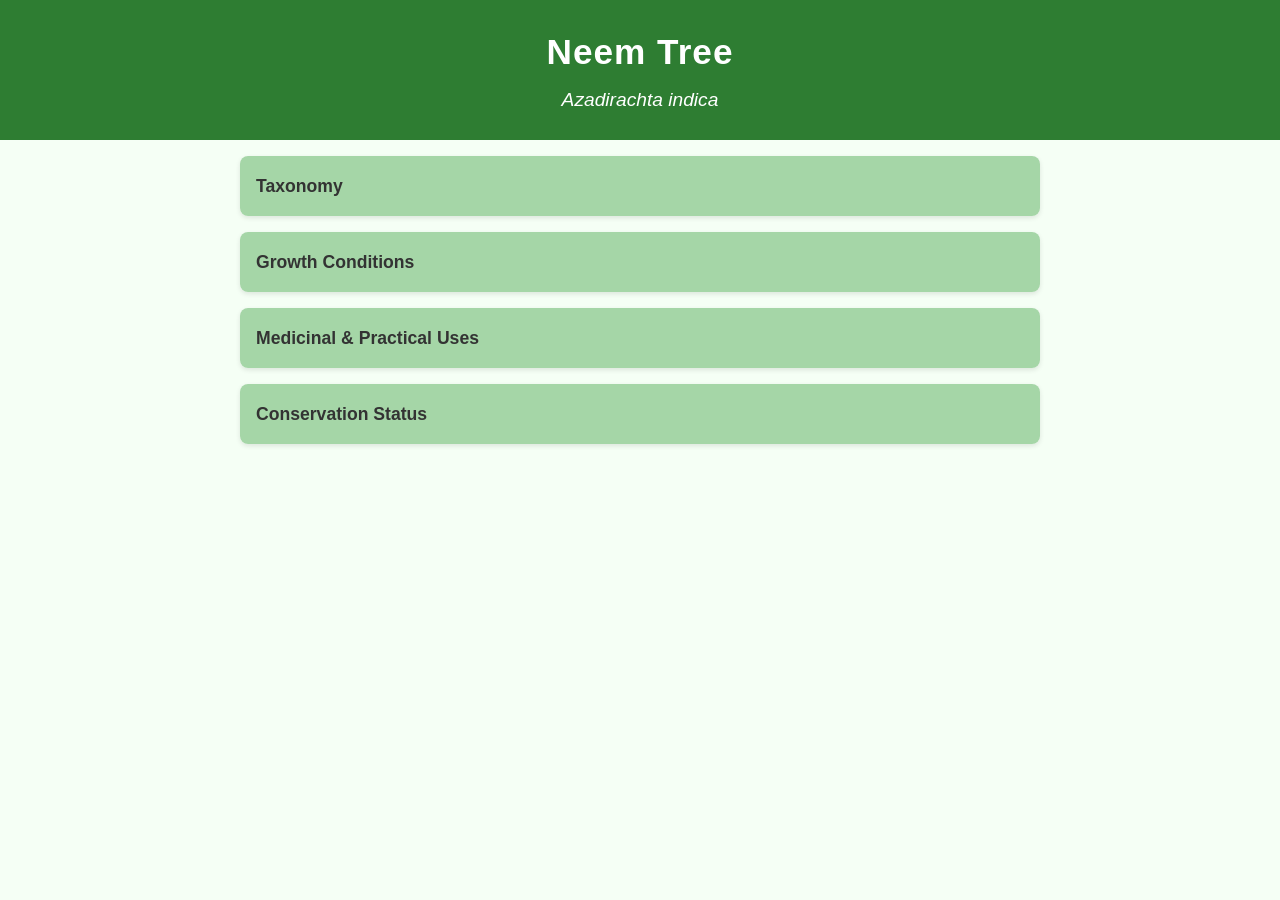
<file: index.html>
<!DOCTYPE html>
<html lang="en">
<head>
  <meta charset="UTF-8">
  <meta name="viewport" content="width=device-width, initial-scale=1.0">
  <title>Botanical Plant Profile</title>
  <style>
    /* ------------------------------
       Base Styles (Mobile-first)
    ------------------------------ */
    body {
      font-family: 'Segoe UI', Tahoma, sans-serif;
      margin: 0;
      padding: 0;
      background: #f5fff5;
      color: #333;
      line-height: 1.6;
      scroll-behavior: smooth; /* Smooth scrolling */
    }

    header {
      background: #2e7d32;
      color: #fff;
      text-align: center;
      padding: 1.5rem;
    }

    header h1 {
      margin: 0;
      font-size: 1.8rem;
      letter-spacing: 1px;
    }

    header h2 {
      margin: 0.3rem 0 0;
      font-size: 1rem;
      font-style: italic;
      font-weight: 400;
    }

    main {
      padding: 1rem;
      max-width: 800px;
      margin: auto;
    }

    /* Collapsible sections */
    section {
      margin-bottom: 1rem;
      border-radius: 8px;
      overflow: hidden;
      box-shadow: 0 2px 5px rgba(0,0,0,0.1);
      background: #fff;
    }

    .section-header {
      background: #a5d6a7;
      padding: 1rem;
      cursor: pointer;
      font-weight: bold;
      font-size: 1.1rem;
      transition: background 0.3s;
    }

    .section-header:hover {
      background: #81c784;
    }

    .section-content {
      max-height: 0;
      overflow: hidden;
      transition: max-height 0.5s ease, padding 0.3s ease;
      padding: 0 1rem;
    }

    .section-content.open {
      padding: 1rem;
    }

    /* Typography */
    p {
      margin: 0.5rem 0;
    }

    /* Responsive adjustments */
    @media (min-width: 600px) {
      header h1 {
        font-size: 2.2rem;
      }
      header h2 {
        font-size: 1.2rem;
      }
    }
  </style>
</head>
<body>
  <header>
    <h1>Neem Tree</h1>
    <h2>Azadirachta indica</h2>
  </header>

  <main>
    <!-- Taxonomy -->
    <section>
      <div class="section-header">Taxonomy</div>
      <div class="section-content">
        <p><strong>Family:</strong> Meliaceae</p>
        <p><strong>Genus:</strong> Azadirachta</p>
        <p><strong>Species:</strong> A. indica</p>
      </div>
    </section>

    <!-- Growth Conditions -->
    <section>
      <div class="section-header">Growth Conditions</div>
      <div class="section-content">
        <p><strong>Soil:</strong> Well-drained sandy or clay soils</p>
        <p><strong>Water:</strong> Drought-tolerant, requires minimal irrigation</p>
        <p><strong>Sunlight:</strong> Full sun exposure</p>
        <p><strong>Climate:</strong> Tropical and subtropical regions</p>
      </div>
    </section>

    <!-- Medicinal/Practical Uses -->
    <section>
      <div class="section-header">Medicinal & Practical Uses</div>
      <div class="section-content">
        <p>Neem leaves, bark, and oil are widely used in traditional medicine for their antibacterial, antifungal, and anti-inflammatory properties. Neem oil is also used in natural pesticides and skincare products.</p>
      </div>
    </section>

    <!-- Conservation Status -->
    <section>
      <div class="section-header">Conservation Status</div>
      <div class="section-content">
        <p>Currently listed as a species of Least Concern due to its wide distribution and adaptability.</p>
      </div>
    </section>
  </main>

  <script>
    // ------------------------------
    // Collapsible Section Interactivity
    // ------------------------------
    document.querySelectorAll('.section-header').forEach(header => {
      header.addEventListener('click', () => {
        const content = header.nextElementSibling;
        content.classList.toggle('open');
        if (content.classList.contains('open')) {
          content.style.maxHeight = content.scrollHeight + "px";
        } else {
          content.style.maxHeight = null;
        }
      });
    });
  </script>
</body>
</html>
</file>
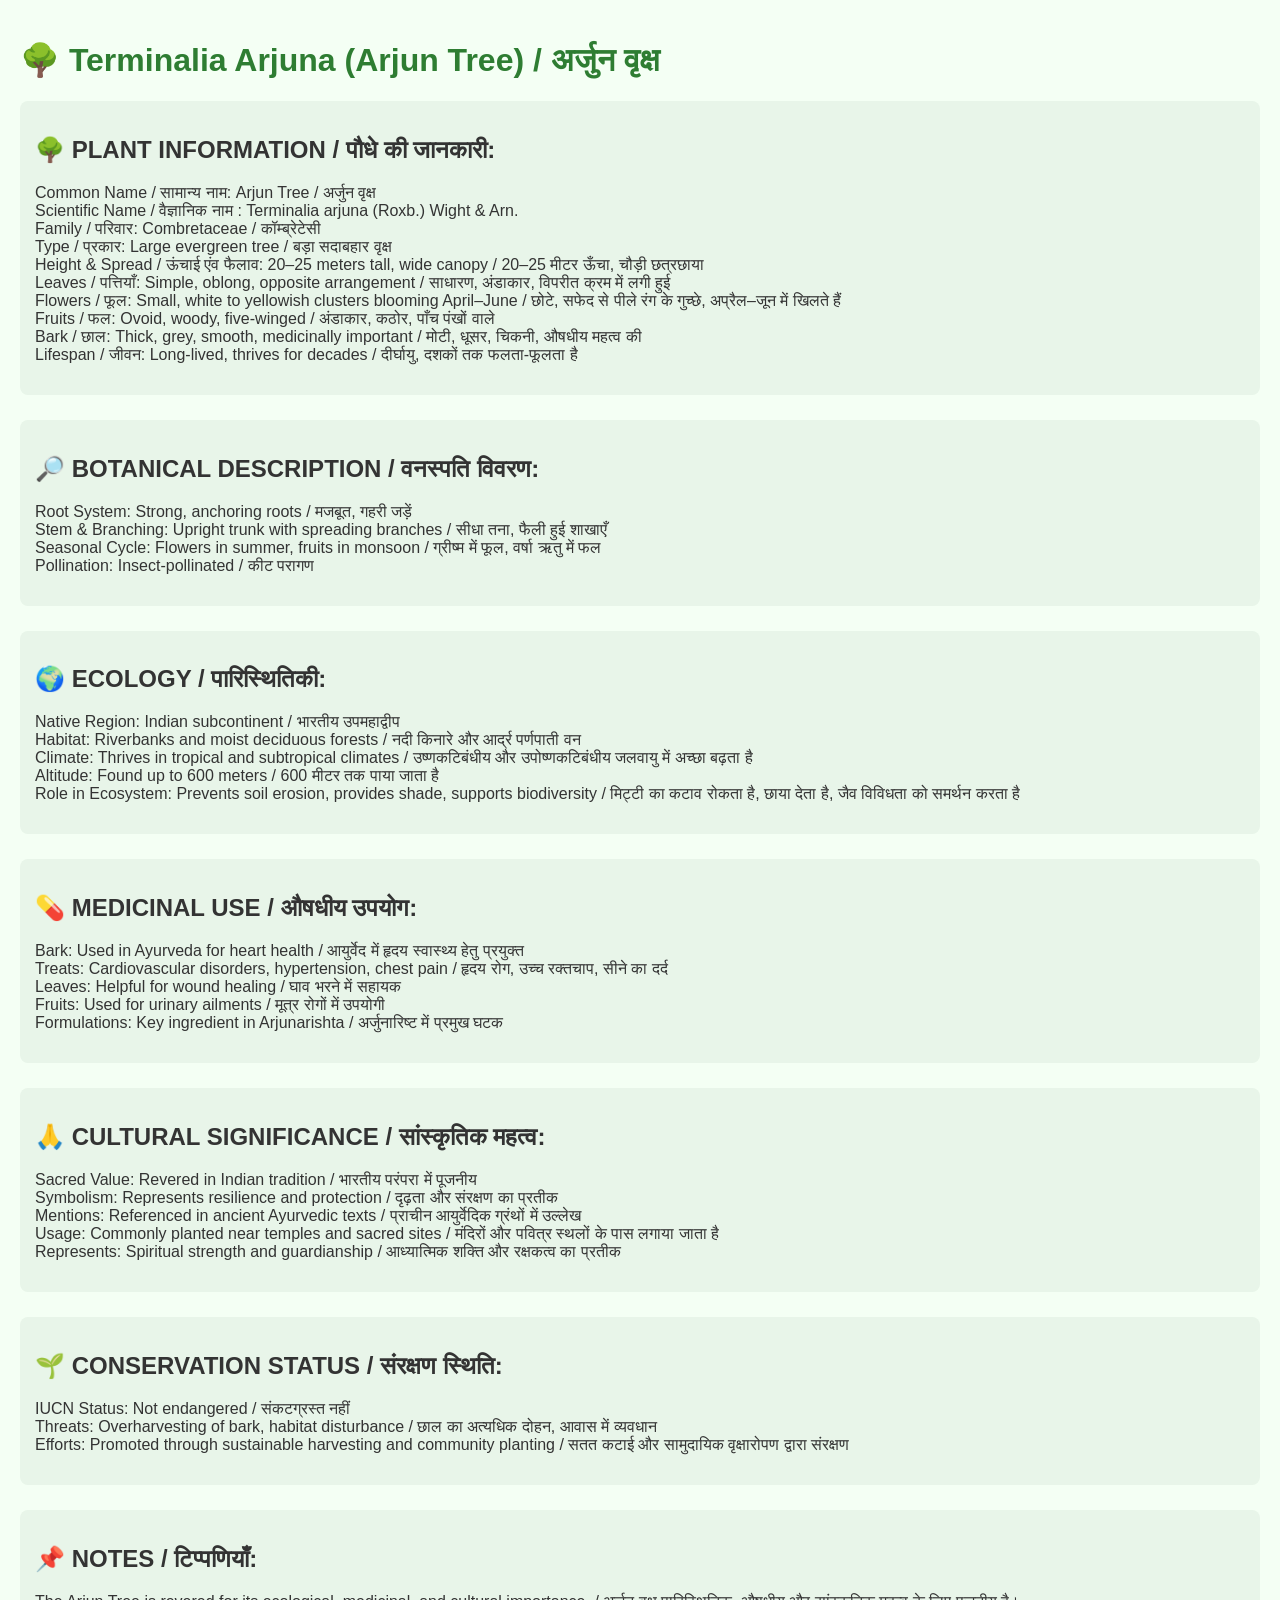
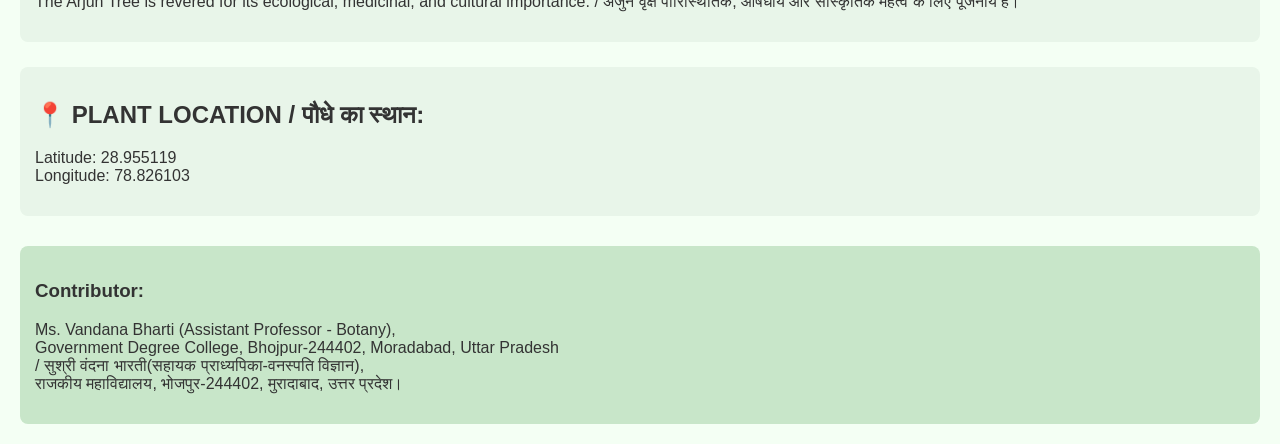
<file: index_final_old-format.html>
<!DOCTYPE html>
<html lang="en">
<head>
  <meta charset="UTF-8">
  <title>🌳 Arjun Tree / अर्जुन वृक्ष</title>
  <style>
    body {font-family: Arial, sans-serif; background-color: #f4fff4; color: #333; margin: 0; padding: 20px;}
    h1 {color: #2e7d32;}
    section {margin-bottom: 25px; padding: 15px; background: #e8f5e9; border-radius: 8px;}
    footer {margin-top: 30px; padding: 15px; background: #c8e6c9; border-radius: 8px;}
  </style>
</head>
<body>
  <header>
    <h1>🌳 Terminalia Arjuna (Arjun Tree) / अर्जुन वृक्ष</h1>
  </header>

  <!-- Sections -->
  <section>
    <h2>🌳 PLANT INFORMATION / पौधे की जानकारी:</h2>
    
    <p>Common Name / सामान्य नाम: Arjun Tree / अर्जुन वृक्ष<br>
      
    Scientific Name / वैज्ञानिक नाम  : Terminalia arjuna (Roxb.) Wight & Arn.<br>
      
    Family / परिवार: Combretaceae / कॉम्ब्रेटेसी<br>
      
    Type / प्रकार: Large evergreen tree / बड़ा सदाबहार वृक्ष<br>
      
    Height & Spread / ऊंचाई एंव फैलाव: 20–25 meters tall, wide canopy / 20–25 मीटर ऊँचा, चौड़ी छत्रछाया<br>
      
    Leaves / पत्तियाँ: Simple, oblong, opposite arrangement / साधारण, अंडाकार, विपरीत क्रम में लगी हुई<br>
      
    Flowers / फूल: Small, white to yellowish clusters blooming April–June / छोटे, सफेद से पीले रंग के गुच्छे, अप्रैल–जून में खिलते हैं<br>
      
    Fruits / फल: Ovoid, woody, five‑winged / अंडाकार, कठोर, पाँच पंखों वाले<br>
      
    Bark / छाल: Thick, grey, smooth, medicinally important / मोटी, धूसर, चिकनी, औषधीय महत्व की<br>
      
    Lifespan / जीवन: Long‑lived, thrives for decades / दीर्घायु, दशकों तक फलता‑फूलता है</p>
  </section>

  <section>
    <h2>🔎 BOTANICAL DESCRIPTION / वनस्पति विवरण:</h2>
    
    <p>Root System: Strong, anchoring roots / मजबूत, गहरी जड़ें<br>
      
    Stem & Branching: Upright trunk with spreading branches / सीधा तना, फैली हुई शाखाएँ<br>
      
    Seasonal Cycle: Flowers in summer, fruits in monsoon / ग्रीष्म में फूल, वर्षा ऋतु में फल<br>
      
    Pollination: Insect‑pollinated / कीट परागण</p>
  </section>

  <section>
    <h2>🌍 ECOLOGY / पारिस्थितिकी:</h2>
    
    <p>Native Region: Indian subcontinent / भारतीय उपमहाद्वीप<br>
      
    Habitat: Riverbanks and moist deciduous forests / नदी किनारे और आर्द्र पर्णपाती वन<br>
      
    Climate: Thrives in tropical and subtropical climates / उष्णकटिबंधीय और उपोष्णकटिबंधीय जलवायु में अच्छा बढ़ता है<br>
    Altitude: Found up to 600 meters / 600 मीटर तक पाया जाता है<br>
      
    Role in Ecosystem: Prevents soil erosion, provides shade, supports biodiversity / मिट्टी का कटाव रोकता है, छाया देता है, जैव विविधता को समर्थन करता है</p>
  </section>

  <section>
    <h2>💊 MEDICINAL USE / औषधीय उपयोग:</h2>
    
    <p>Bark: Used in Ayurveda for heart health / आयुर्वेद में हृदय स्वास्थ्य हेतु प्रयुक्त<br>
      
    Treats: Cardiovascular disorders, hypertension, chest pain / हृदय रोग, उच्च रक्तचाप, सीने का दर्द<br>
      
    Leaves: Helpful for wound healing / घाव भरने में सहायक<br>
      
    Fruits: Used for urinary ailments / मूत्र रोगों में उपयोगी<br>
      
    Formulations: Key ingredient in Arjunarishta / अर्जुनारिष्ट में प्रमुख घटक</p>
  </section>

  <section>
    <h2>🙏 CULTURAL SIGNIFICANCE / सांस्कृतिक महत्व:</h2>
    
    <p>Sacred Value: Revered in Indian tradition / भारतीय परंपरा में पूजनीय<br>
      
    Symbolism: Represents resilience and protection / दृढ़ता और संरक्षण का प्रतीक<br>
      
    Mentions: Referenced in ancient Ayurvedic texts / प्राचीन आयुर्वेदिक ग्रंथों में उल्लेख<br>
      
    Usage: Commonly planted near temples and sacred sites / मंदिरों और पवित्र स्थलों के पास लगाया जाता है<br>
      
    Represents: Spiritual strength and guardianship / आध्यात्मिक शक्ति और रक्षकत्व का प्रतीक</p>
  </section>

  <section>
    <h2>🌱 CONSERVATION STATUS / संरक्षण स्थिति:</h2>
    
    <p>IUCN Status: Not endangered / संकटग्रस्त नहीं<br>
      
    Threats: Overharvesting of bark, habitat disturbance / छाल का अत्यधिक दोहन, आवास में व्यवधान<br>
      
    Efforts: Promoted through sustainable harvesting and community planting / सतत कटाई और सामुदायिक वृक्षारोपण द्वारा संरक्षण</p>
  </section>

  <section>
    <h2>📌 NOTES / टिप्पणियाँ:</h2>
    
    <p>The Arjun Tree is revered for its ecological, medicinal, and cultural importance. / अर्जुन वृक्ष पारिस्थितिक, औषधीय और सांस्कृतिक महत्व के लिए पूजनीय है।</p>
  </section>

  <section>
    <h2>📍 PLANT LOCATION / पौधे का स्थान:</h2>
    <p>
    Latitude: 28.955119<br>
    Longitude: 78.826103</p>
  </section>

  <footer>
    <h3>Contributor:</h3>
    
    <p>Ms. Vandana Bharti (Assistant Professor - Botany),<br>
      Government Degree College, Bhojpur-244402, Moradabad, Uttar Pradesh<br>
      
      / सुश्री वंदना भारती(सहायक प्राध्यपिका-वनस्पति विज्ञान),<br> 
      राजकीय महाविद्यालय, भोजपुर-244402, मुरादाबाद, उत्तर प्रदेश।</p>
  </footer>
</body>
</html>
</file>
